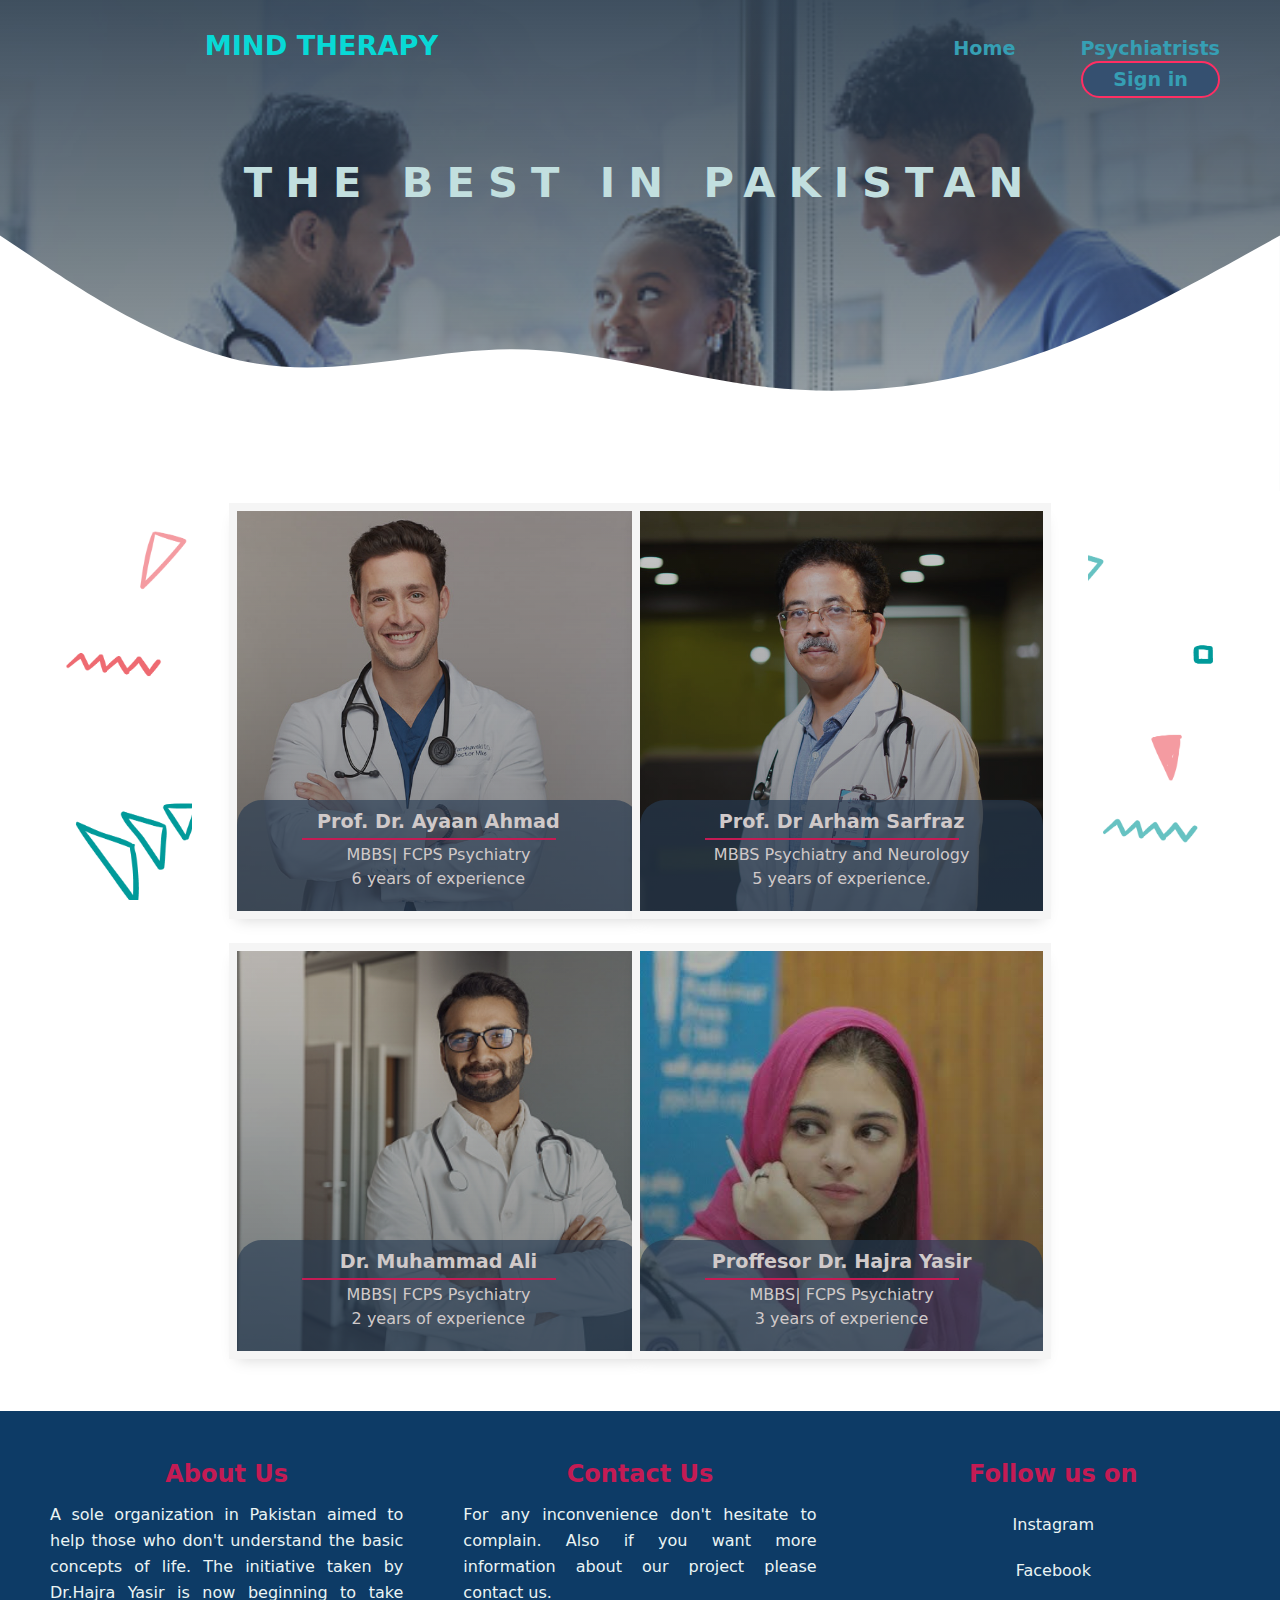
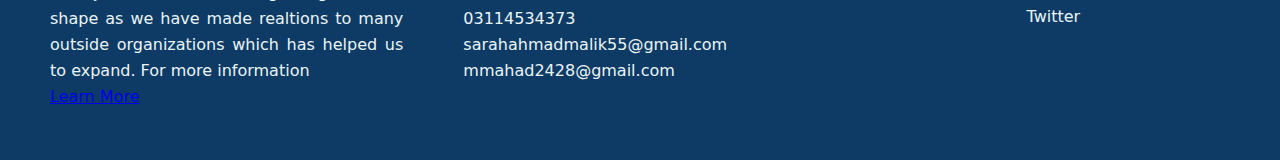
<file: psychatrists.html>
<!DOCTYPE html>
<html lang="en">
<head>
    <meta charset="UTF-8">
    <meta http-equiv="X-UA-Compatible" content="IE=edge">
    <meta name="viewport" content="width=device-width, initial-scale=1.0">
    <title>Psychatrists</title>

    <link rel="stylesheet" href="./psychatrists.css">
</head>
<body>
    <div class="container">
        <div class="navbar">
            <ul>
                <li>MIND THERAPY</li>
                <li><a href="./index.html">Home</a></li>
                <li><a href="./psychatrists.html">Psychiatrists</a></li>
                <li><button><a href="./form.html">Sign in</a></button></li>

            </ul>
        </div>

        <div class="title">
            <h1>The Best in Pakistan</h1>
        </div>
        <svg xmlns="http://www.w3.org/2000/svg" viewBox="0 0 1440 320"><path fill="#fff" fill-opacity="1" d="M0,32L48,64C96,96,192,160,288,176C384,192,480,160,576,160C672,160,768,192,864,202.7C960,213,1056,203,1152,170.7C1248,139,1344,85,1392,58.7L1440,32L1440,320L1392,320C1344,320,1248,320,1152,320C1056,320,960,320,864,320C768,320,672,320,576,320C480,320,384,320,288,320C192,320,96,320,48,320L0,320Z"></path></svg>

    </div>

    <div class="main">
        <div class="sections">

            <div class="card">
                <div class="card-info">
                  <p class="title">Prof. Dr. Ayaan Ahmad</p>
                  <p class="subtitle">MBBS| FCPS Psychiatry</p>
                  <p class="subtitle">6 years of experience</p>
                </div>
                <div class="card-bio">
                  <p>Proffessor Ayaan Ahmad is one of the most qualified psychiatrist in Pakistan. His vast experience in the field has cured many patients from mental illnesses. He has helped take our initiative to a next level.</p>
                </div>
              </div>

              <div class="card">
                <div class="card-info">
                  <p class="title">Prof. Dr Arham Sarfraz</p>
                  <p class="subtitle">MBBS Psychiatry and Neurology</p>
                  <p class="subtitle">5 years of experience.</p>
                </div>
                <div class="card-bio">
                  <p>With his experience in outside countries Dr. Arham has been loved by all of his patients. His way of dealing with the patients is really admirable and none of his patients has ever complained about him.</p>
                </div>
              </div>

              <div class="card">
                <div class="card-info">
                  <p class="title">Dr. Muhammad Ali</p>
                  <p class="subtitle">MBBS| FCPS Psychiatry</p>
                  <p class="subtitle">2 years of experience</p>
                </div>
                <div class="card-bio">
                  <p>Associate Prof. Dr. Muhammad Ali's reputation has been the one thing that has impressed many of our patients. His charismatic personality leaves no bad impressions on our patients.</p>
                </div>
              </div>

              <div class="card">
                <div class="card-info">
                  <p class="title">Proffesor Dr. Hajra Yasir</p>
                  <p class="subtitle">MBBS| FCPS Psychiatry</p>
                  <p class="subtitle">3 years of experience</p>
                </div>
                <div class="card-bio">
                  <p>The one to take the iniative of mind therapy was Dr.Hajra Yasir whose never ending care for the patients has led this platform to this successfull stage. With his vast experience she tries to understand every bit of her patients problems.</p>
                </div>
              </div>
        </div>
    </div>

    <footer>
        <section>
            <h2>About Us</h2>
            <p>A sole organization in Pakistan aimed to help those who don't understand
                the basic concepts of life. The initiative taken by Dr.Hajra Yasir is now beginning
                to take shape as we have made realtions to many outside organizations which has helped us to expand.
                For more information<br>
            <a href="./psychiatrists.html">Learn More</a>
        </section>

        <section class="mid-sec">
            <h2>Contact Us</h2>
            <p>For any inconvenience don't hesitate to complain. Also if you want more information about our project please contact us.
            </p>
           <p>03114534373</p>
            <p>sarahahmadmalik55@gmail.com</p>
            <p>mmahad2428@gmail.com</p>
        </section>

        <section class="last-sec">
            <h2>Follow us on</h2>
           <p>Instagram</p>
           <p>Facebook</p>
           <p>Twitter</p>
        </section>

    </footer>
    
</body>
</html>
</file>
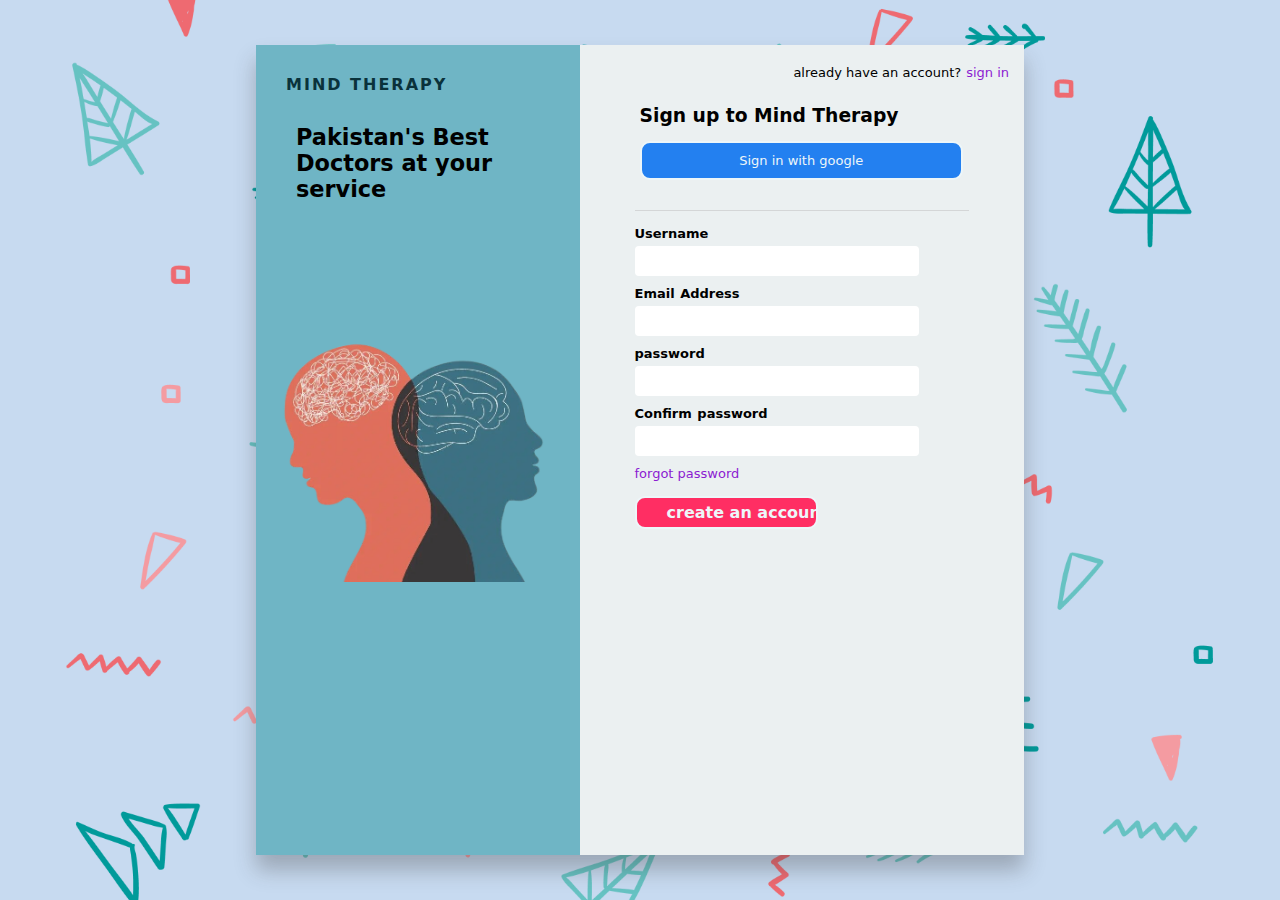
<file: signup.html>
<!DOCTYPE html>
<html lang="en">
<head>
    <meta charset="UTF-8">
    <meta http-equiv="X-UA-Compatible" content="IE=edge">
    <meta name="viewport" content="width=device-width, initial-scale=1.0">
    <title>Sign in</title>
    <link rel="stylesheet" href="./signup.css">
</head>
<body>

    <div class="banner">
        <div class="form">
            <div class="pic-side">
                <h4><a href="./index.html">MIND THERAPY</a></h4>
                <h3>Pakistan's Best Doctors at your service</h3>
            </div>

            <div class="form-side">
                <div class="sign-up">
                    <p>already have an account?</p><a href="./form.html">sign in</a>
                </div>
                <div class="social">
                    <h3>Sign up to Mind Therapy</h3>
                    <input type="submit" value="Sign in with google">
                </div>

                <div class="sign">
                    <form>
                        <div id="email">
                            <label>Username</label>
                            <input type="text" required>
                            <label>Email Address</label>
                            <input type="email" required>
                        </div>

                        <div id="password">
                            <label>password</label>
                            <input type="password" required>
                            <label>Confirm password</label>
                            <input type="password" required>
                        </div>

                        <div class="btn">
                            <a href="#">forgot password</a>
                            <input type="submit" value="create an account">
                        </div>
                    </form>
                </div>
            </div>

        </div>
    </div>

</body>
</html>
</file>
<file: psychatrists.css>
*{
    margin: 0;
    padding: 0;
    font-family: system-ui, -apple-system, BlinkMacSystemFont, 'Segoe UI', Roboto, Oxygen, Ubuntu, Cantarell, 'Open Sans', 'Helvetica Neue', sans-serif;
    box-sizing: border-box;
}

body{
    min-width: 100%;
    height: 100%;
}

.container {
    background-image: linear-gradient(to top,#2c3e5069,#2c3e50e8),url("./img/istockphoto-1383414110-170667a.jpg");
    background-position: top center;
    background-size: cover;
    max-height: 45%;
    max-width: 100%;
    display: flex;
    flex-direction: column;
    flex-wrap: wrap;
    justify-content: center;
    align-items: center;
    border: 2ps solid;
  }

  .container svg{
    height: 100%;
    display: block;
    z-index: 0;
  }


.navbar{
    text-align: end;
    padding: 30px;
}

.navbar ul li{
    display: inline;
    margin: 30px;
    color: #369fb4;
    font-size: 1.2rem;
    font-weight: 800; 
}

.navbar ul li:nth-child(1){
    padding-right:450px;
    color: #08d9d6;
    font-size: 1.7rem;
    cursor: pointer;
}

.navbar ul li a{
    text-decoration: none;
    color: #369fb4;
    font-size: 1.2rem;
     font-weight: 600;

}



.navbar button{
    padding: 5px 30px 5px 30px;
    border-radius: 20px;
    border: 2px solid #ff2e63;
    background: #355070;
    cursor: pointer;
    transition: 300ms;
    color: #edf6f9;
    font-size: 1rem;
    font-weight: 600;
}

.navbar button:hover{
    transition: 300ms ease-in-out;
    background-image: linear-gradient(144deg,#ff2e63, #00adb5);
    border: 2px solid #355070;
}

.container .title{
    text-align: center;
    letter-spacing: 13px;
    min-width: 50%;
    margin: 30px 30px 0px 30px;
    font-size: 1.3rem;
    text-transform: uppercase;
    color: #c2dfdf;
}

.main{
    margin-top: -20px;
    width: 100%;
    height: 100%;
    display: flex;
    flex-wrap: wrap;
    justify-content: center;
    background-image: url("./img/Lovepik_com-610711384-Cute\ personality\ Memphis\ decorative\ pattern\ PNG.png");
    background-size: cover;
    background-position: center;
    background-attachment: fixed;
}

.sections{
    width: 70%;
    display: flex;
    flex-direction: row;
    flex-wrap: wrap;
    justify-content: center;
    align-items: center;
    padding-bottom: 10px;
    background: #fff;

}

.card {
    margin-top: 40px;
    display: flex;
    overflow: hidden;
    width: 45%;
    height: 400px;
    position: relative;
    outline: .5em solid #f5f5f5;
    cursor: pointer;
    box-shadow: 0px 8px 15px rgba(0, 0, 0, 0.174);
   }

   .sections .card:first-child{
    background-image: linear-gradient(to bottom,#2021223c,#2324258f),url("./img/SupplementaryImage_A1.jpg");
    background-size: cover;
    background-position: center;
   }

   .sections .card:nth-child(2){
    background-image: linear-gradient(to bottom,#2021223c,#2324258f),url("./img/doctor-2.jpg");
    background-size: cover;
    background-position: center;
   }

   .sections .card:nth-child(3){
    background-image: linear-gradient(to bottom,#2021223c,#2324258f),url("./img/istockphoto-1327024466-170667a.jpg");
    background-size: cover;
    background-position: center;
   }

   .sections .card:nth-child(4){
    background-image: linear-gradient(to bottom,#2021223c,#2324258f),url("./img/p7.jpeg");
    background-size: cover;
    background-position: center;
   }
   
   .card::before {
    content: "";
    position: absolute;
    top: 0;
    right: 0;
    bottom: 0;
    left: 0;
    z-index: 4;
    background-color: rgba(80, 64, 44, 0);
    transition: background-color 1s;
   }
   
   .card-info {
    color: rgb(208, 201, 201);
    background-color: rgba(38, 59, 82, 0.647);
    border-top-left-radius: 25px;
    border-top-right-radius: 25px;
    bottom: 0;
    position: absolute;
    width: 100%;
    padding: 20px;
    padding-top: 0;
    text-align: center;
    transition: transform 1s cubic-bezier(0.785, 0.135, 0.150, 0.860);
   }

   
   .card-bio {
    height: 100%;
    text-align: center;
    transform: translate(100%,40%);
    transition: transform 1s cubic-bezier(0.785, 0.135, 0.150, 0.860);
   }
   
   .card-bio p {
    color: #fff;
    font-size: 16px;
    font-weight: 600;
    line-height: 1.5em;
   }
   
   
   /*Text*/
  .card .title {
    margin-top: 10px;
    font-size: 1.2em;
    font-weight: bold;
   }
   
   .card .title::after {
    content: "";
    display: block;
    width: 70%;
    height: 2px;
    margin: 5px 45px 5%;
    background-color: #c41b54;
   }
   
   .subtitle {
    font-weight: 400;
    line-height: 1.5em;
   }

   .card-info :nth-child(2){
    margin-top: -15px;
   }
   
   
   /*Hover*/
   .card:hover::before {
    background-color: rgba(41, 43, 45, 0.406);
   }
   
   .card:hover .card-info {
    transform: translateX(-100%);
   }
   
   .card:hover .card-bio {
    backdrop-filter:  blur(1px);
    transform: translate(0,40%);
    opacity: 1;
   }

   footer{
    margin-top: 50px;
    border: 2px solid;
    display: flex;
    flex-direction: row;
    width: 100%;
    padding: 20px;
    justify-content: space-around;
    background-color: #0d3b66;
 
    color: #eaf4f4;
    border: none;
}

section h2{
    color: #c41b54;
    margin-bottom: 15px;
    text-align: center;
}

section{
    width: 35%;
    margin: 30px;
    border: 2px solid;
    text-align: justify;
    line-height: 26px;
    border: none;
}

.last-sec p{
    text-align: center;
    padding: 10px;
    cursor: pointer;
}
</file>
<file: signup.css>
*{
    margin: 0;
    padding: 0;
    font-family: system-ui, -apple-system, BlinkMacSystemFont, 'Segoe UI', Roboto, Oxygen, Ubuntu, Cantarell, 'Open Sans', 'Helvetica Neue', sans-serif;
    box-sizing: border-box;
}

.banner{
    width: 100%;
    height: 100vh;
    display: flex;
    justify-content: center;
    align-items: center;
    background-image: url("./img/Lovepik_com-610711384-Cute\ personality\ Memphis\ decorative\ pattern\ PNG.png");
    background-position:  center left;
    background-size: cover;
    background-color:#c7daf0;
    
}

.form{
    box-shadow: 0px 15px 20px rgb(56, 52, 52, 0.3);
    width: 60%;
    height: 90%;
    display: flex;
    flex-direction: row;
}

.pic-side{
    width: 75%;
    background-image: url("./img/Counseller_vs_psychologist-removebg.png");
    background-size: contain;
    background-repeat: no-repeat;
    background-position: center;
    background-color: #6fb5c5;
}

.pic-side h3{
    margin-top: 30px;
    margin-left: 40px;
    margin-right: 40px;
    font-size: 1.4rem; 
}

.pic-side a{
    text-decoration: none;
    color: #0a323b;
}

.pic-side h4{
    letter-spacing: 2px;
    margin: 30px;
    font-weight: 800; 
    color: #145361;
    font-size: 400;
    cursor: pointer;
}

.form-side{
    background-color: #ebf0f1;;
    width: 100%;
    display: flex;
    flex-direction: column;
    padding: 15px;

}

.sign-up{
    display: block;
    text-align: end;
    margin-top: 5px;
    font-size: small;
}

.sign-up p{
    display: inline;
    padding-right: 5px;
}

.sign-up a{
    text-decoration: none;
    color:rgb(140, 28, 209);
}

.social{
    display: flex;
    flex-direction: column;
    justify-content: center;
    align-items: flex-start;
    margin: 5px 10px 30px 45px;
    padding-top: 20px;
    border-radius: 2px;
}

.social h3{
    margin-bottom: 15px;
}

.sign{
    border-top: 1px solid rgba(166, 163, 163, 0.336);
    margin-left: 40px;
    margin-right: 40px;
    padding-top: 5px;
    
}

form{
    display: flex;
    flex-direction: column;
}

#email{
    display: flex;
    flex-direction: column;
    font-weight: bold;
    font-size: small;
    word-spacing: 1px;
}

#password{
    display: flex;
    flex-direction: column;
    font-weight: bold;
    font-size: small;
    word-spacing: 1px;
}

#password input{
    padding-top: 5px;
    margin-top: 5px;
    width: 85%;
    height: 30px;
    transition: .3s ease;
    border: 2px solid transparent;
    border-radius: 4px;
    
}

#password label{
    margin-top: 10px;
}

#email label{
    margin-top: 10px;
}

#password input:focus, #password input:hover, #email input:focus, #email input:hover{
    outline: none;
    border: 2px solid #d83c63b1 ;
    background-color: #fff;
    box-shadow: 0 0 0 3px rgb(234 76 137 / 10%);
    transition: 0.4s ease-in;
}

#email input{
    width: 85%;
    height: 30px;
    margin-top: 5px;
    transition: .3s ease;
    border: 2px solid transparent;
    border-radius: 4px;
}

.btn{
    display: flex;
    flex-direction: column;
    margin-top: 10px;
}

.btn a{
    text-decoration: none;
    color:rgb(140, 28, 209);
    margin-bottom: 5px;
    font-size: small;
}

.btn input{
    margin-top: 10px;
    width: 55%;
    padding: 5px 30px 5px 30px;
    border-radius: 10px;
    border: 2px solid ;
    background: #ff2e63;
    cursor: pointer;
    transition: 300ms;
    color: #edf6f9;
    font-size: 1rem;
    font-weight: 600;
}

.btn input:hover{
    transition: 300ms ease-in-out;
    background: #d3214d;
}

.social input{
    width: 90%;
    padding: 10px 30px 10px 30px;
    border-radius: 10px;
    border: 2px solid ;
    background: rgb(35, 128, 240);
    cursor: pointer;
    transition: 300ms;
    color: #edf6f9;
    font-size: small;
}
</file>
